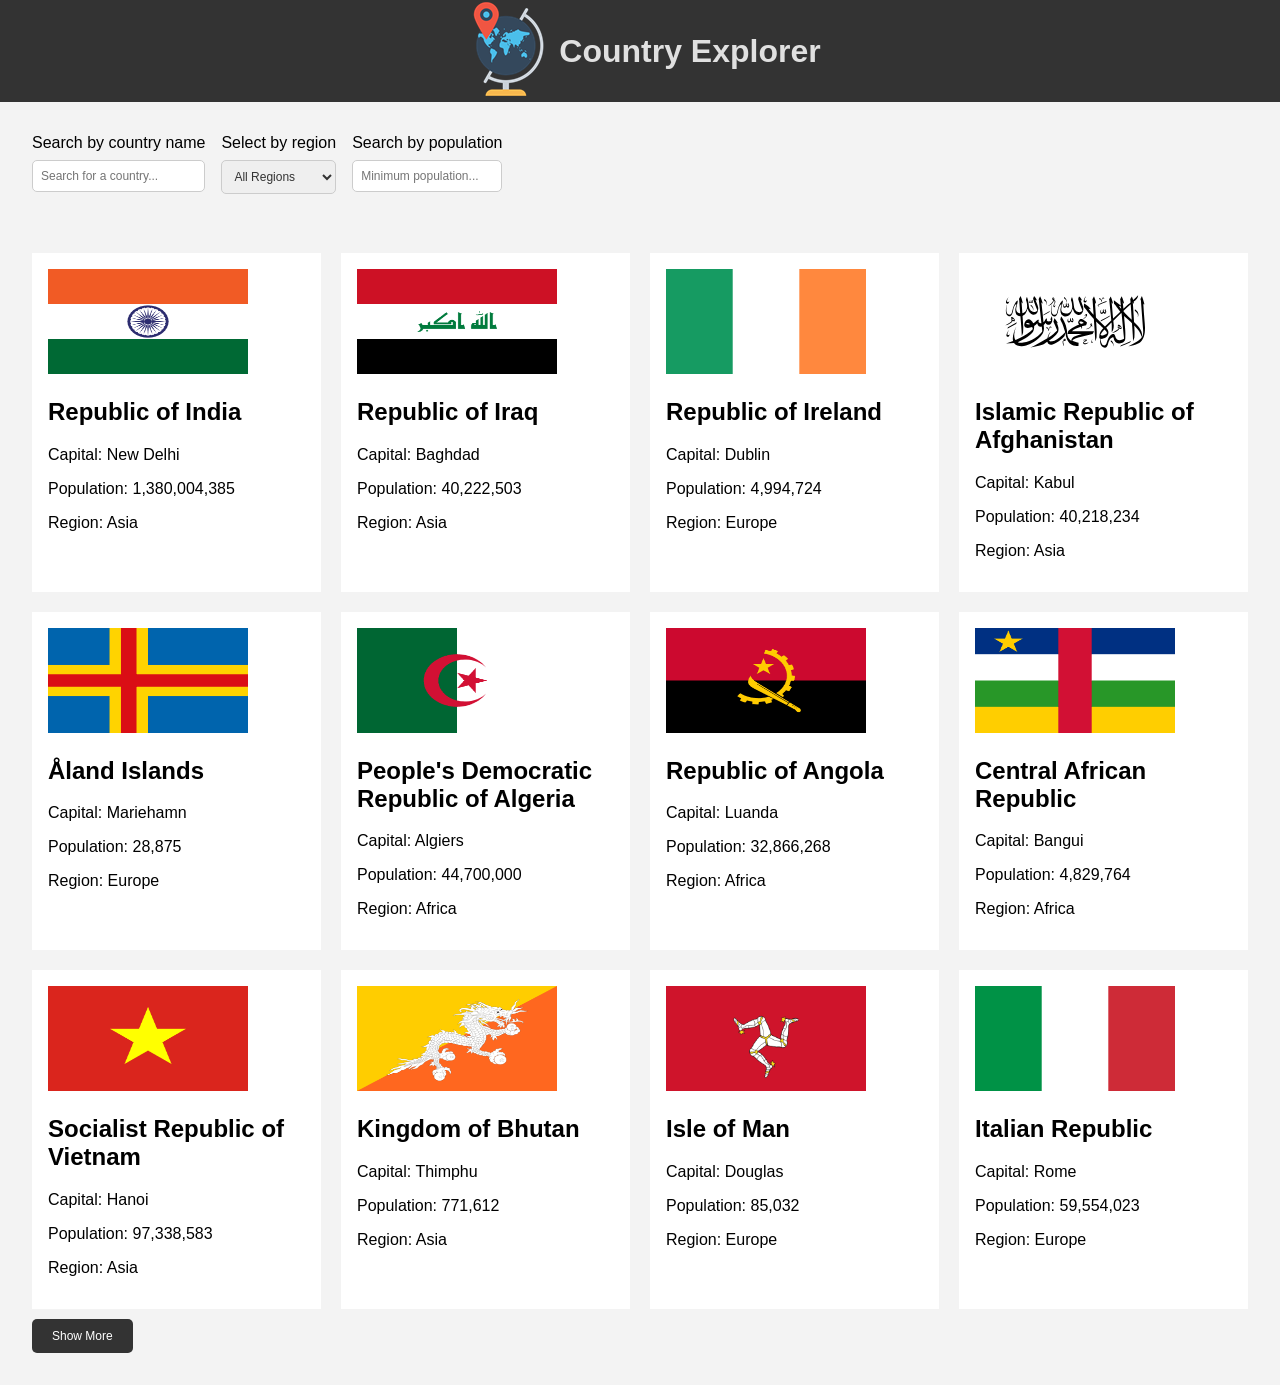
<file: index.html>
<!DOCTYPE html>
<html lang="en">

<head>
  <meta charset="UTF-8">
  <meta name="viewport" content="width=device-width, initial-scale=1.0">
  <meta name="google-site-verification" content="SVs73k733VfoMIvmDWQiiM1jYqCqMQOumssAfq43bU4" />
  <link rel="stylesheet" href="style.css">
  <title>Country Explorer</title>
</head>

<body>
  <div class="container">
    <header>
      <div class="logo"><img src="assets/world.png" alt="Country Explorer Logo"></div>
      <h1>Country Explorer</h1>
    </header>
    <main>
      <div id="search-container">
        <div class="search-group">
          <label for="search-country">Search by country name</label>
          <input type="text" id="search-country" placeholder="Search for a country..." pattern="[A-Za-z\s]+" title="Please enter only letters and spaces">
          <p id="type-error"></p>
        </div>
        <div class="search-group">
          <label for="region-select">Select by region</label>
          <select id="region-select" aria-label="Select region">
            <option value="">All Regions</option>
            <option value="Africa">Africa</option>
            <option value="Americas">Americas</option>
            <option value="Asia">Asia</option>
            <option value="Europe">Europe</option>
            <option value="Oceania">Oceania</option>
          </select>
        </div>
        <div class="search-group">
          <label for="search-population">Search by population</label>
          <input type="number" id="search-population" placeholder="Minimum population..." min="10000" max="1400000000" step="10000">
          <p id="population-error"></p>
        </div>
      </div>
      <div id="country-cards-container">
      </div>
      <button id="show-more-btn">Show More</button>
    </main>
  </div>

  <script type="module" src="scripts.js"></script>
</body>

</html>
</file>
<file: style.css>
* {
  box-sizing: border-box;
}
body {
  margin: 0;
  padding: 0;
  font-family: Arial, sans-serif;
  background-color: #f3f3f3;
  
}
header {
  width: 100%;
  height: 102px;
  font-size: 1rem;
  color: #e0e0e0;
  padding: 6px;
  display: flex;
  background-color: #333;
  align-items: center;
  justify-content: center;
  /* box-sizing: border-box; */
}
main {
  padding: 32px;
  min-height: calc(100vh - 102px);
}

#search-container {
  display: flex;
  margin-bottom: 32px;
}
.search-group {
  display: flex;
  flex-direction: column;
  margin-right: 16px;
  gap: 8px;
}
input[type="text"], select, input[type="number"] {
  padding: 8px;
  font-size: .75rem;
  border: 1px solid #ccc;
  border-radius: 5px;
  color: #333;
}
.card {
  /* width : 300px; */
  background-color: #fff;
  padding: 16px;
}
.card img {
  width: 200px;
  height: 105px;
  /* object-fit: cover; */
  /* display: block; */
}

#country-cards-container{
  display: grid;
  grid-template-columns: repeat(auto-fill, minmax(280px, 1fr));
  gap: 20px;
}

#show-more-btn {
  margin-top: 10px;
  color: #fff;
  background-color: #333;
  border: none;
  padding: 10px 20px;
  font-size: .75rem;
  cursor: pointer;
  border-radius: 5px;
}

#type-error, #population-error {
  color: red;
  font-size: .65rem;
}


#country-detail {
  display: flex;
  flex-direction: column;
  align-items: center;
  gap: 10px;
}
#country-detail img {
  max-width: 500px;
  height: 200px;
}
#back-button a {
  color: #fff;
  text-decoration: none;
  font-size: .75rem;
  cursor: pointer;
}
#back-button a:hover {
  color: #ddd;
  text-decoration: underline;
}

#back-button {
  align-self: flex-start;
  margin-bottom: 20px;
  background-color: hsl(0, 0%, 20%);
  border: none;
  padding: 10px 20px;
  border-radius: 5px;
  transition: background-color 0.3s ease-in-out;
}
#back-button:hover {
  background-color: hsl(0, 0%, 25%);
}
</file>
